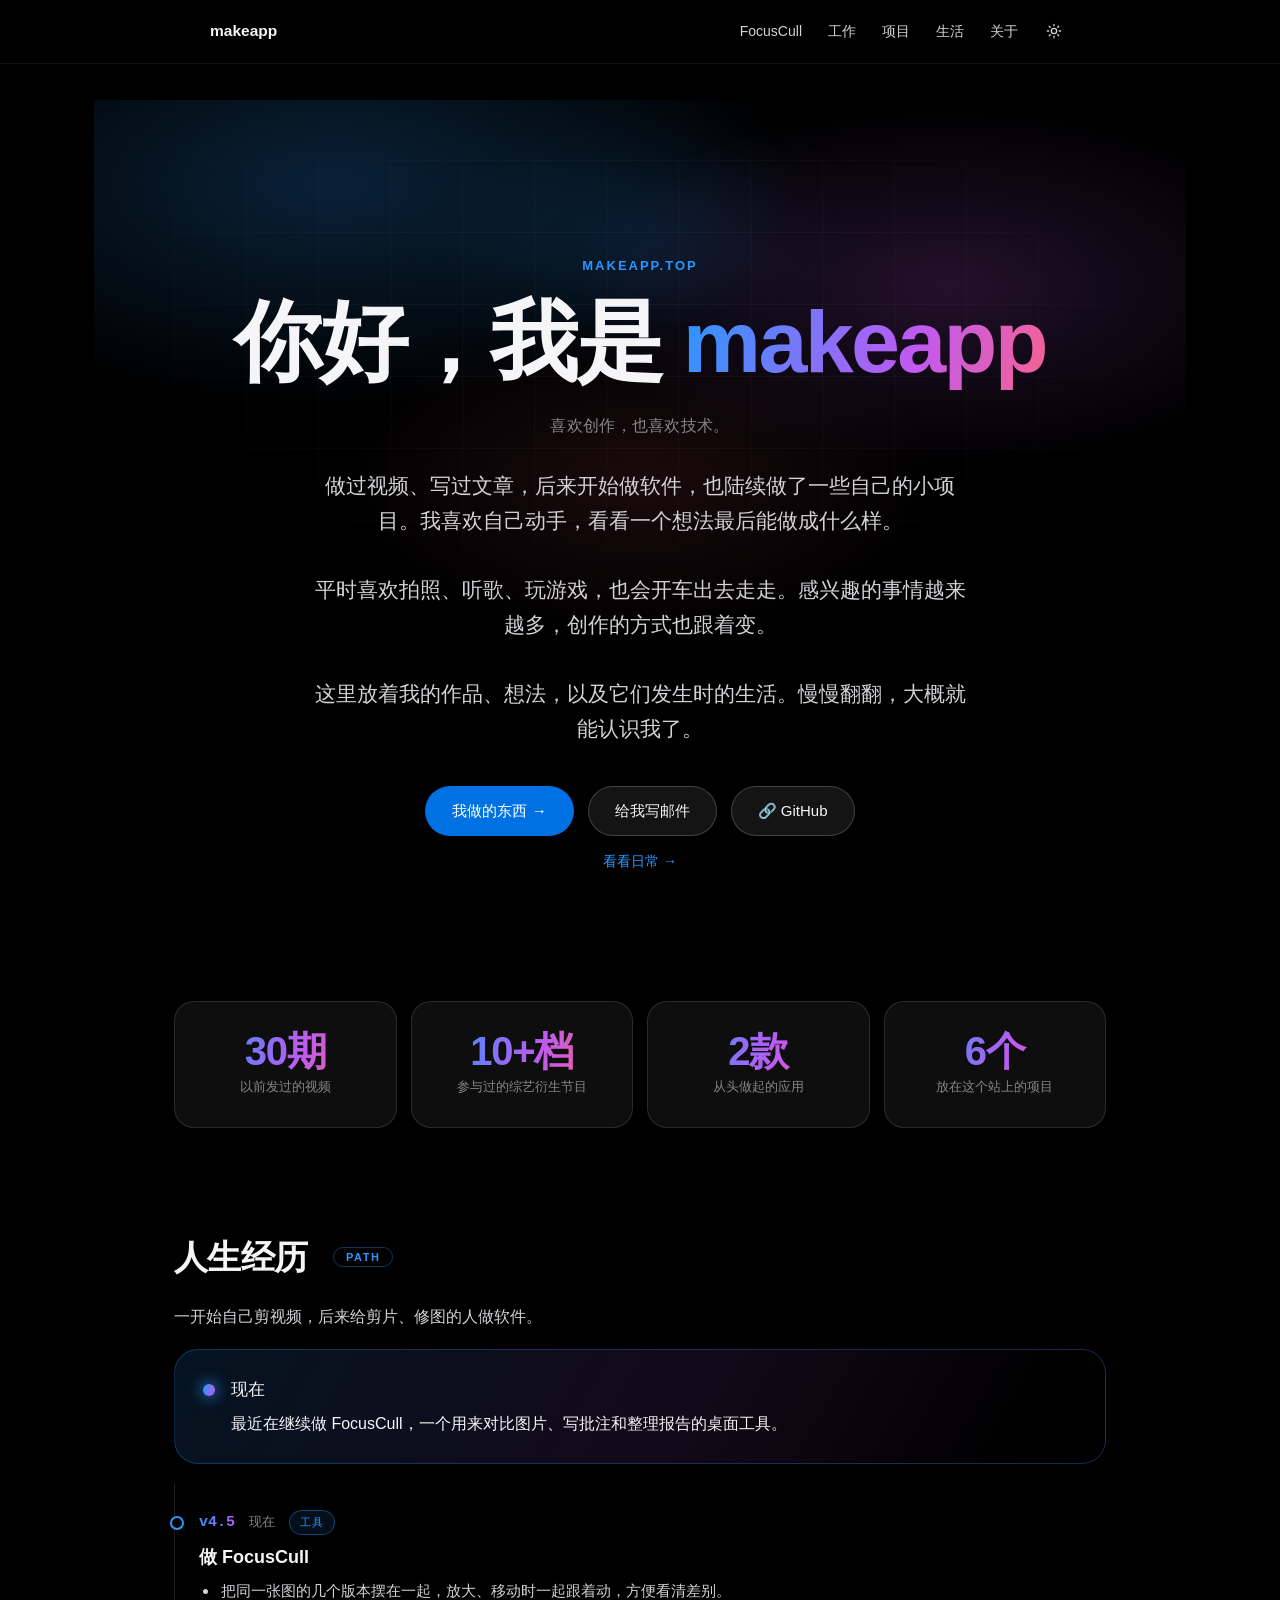
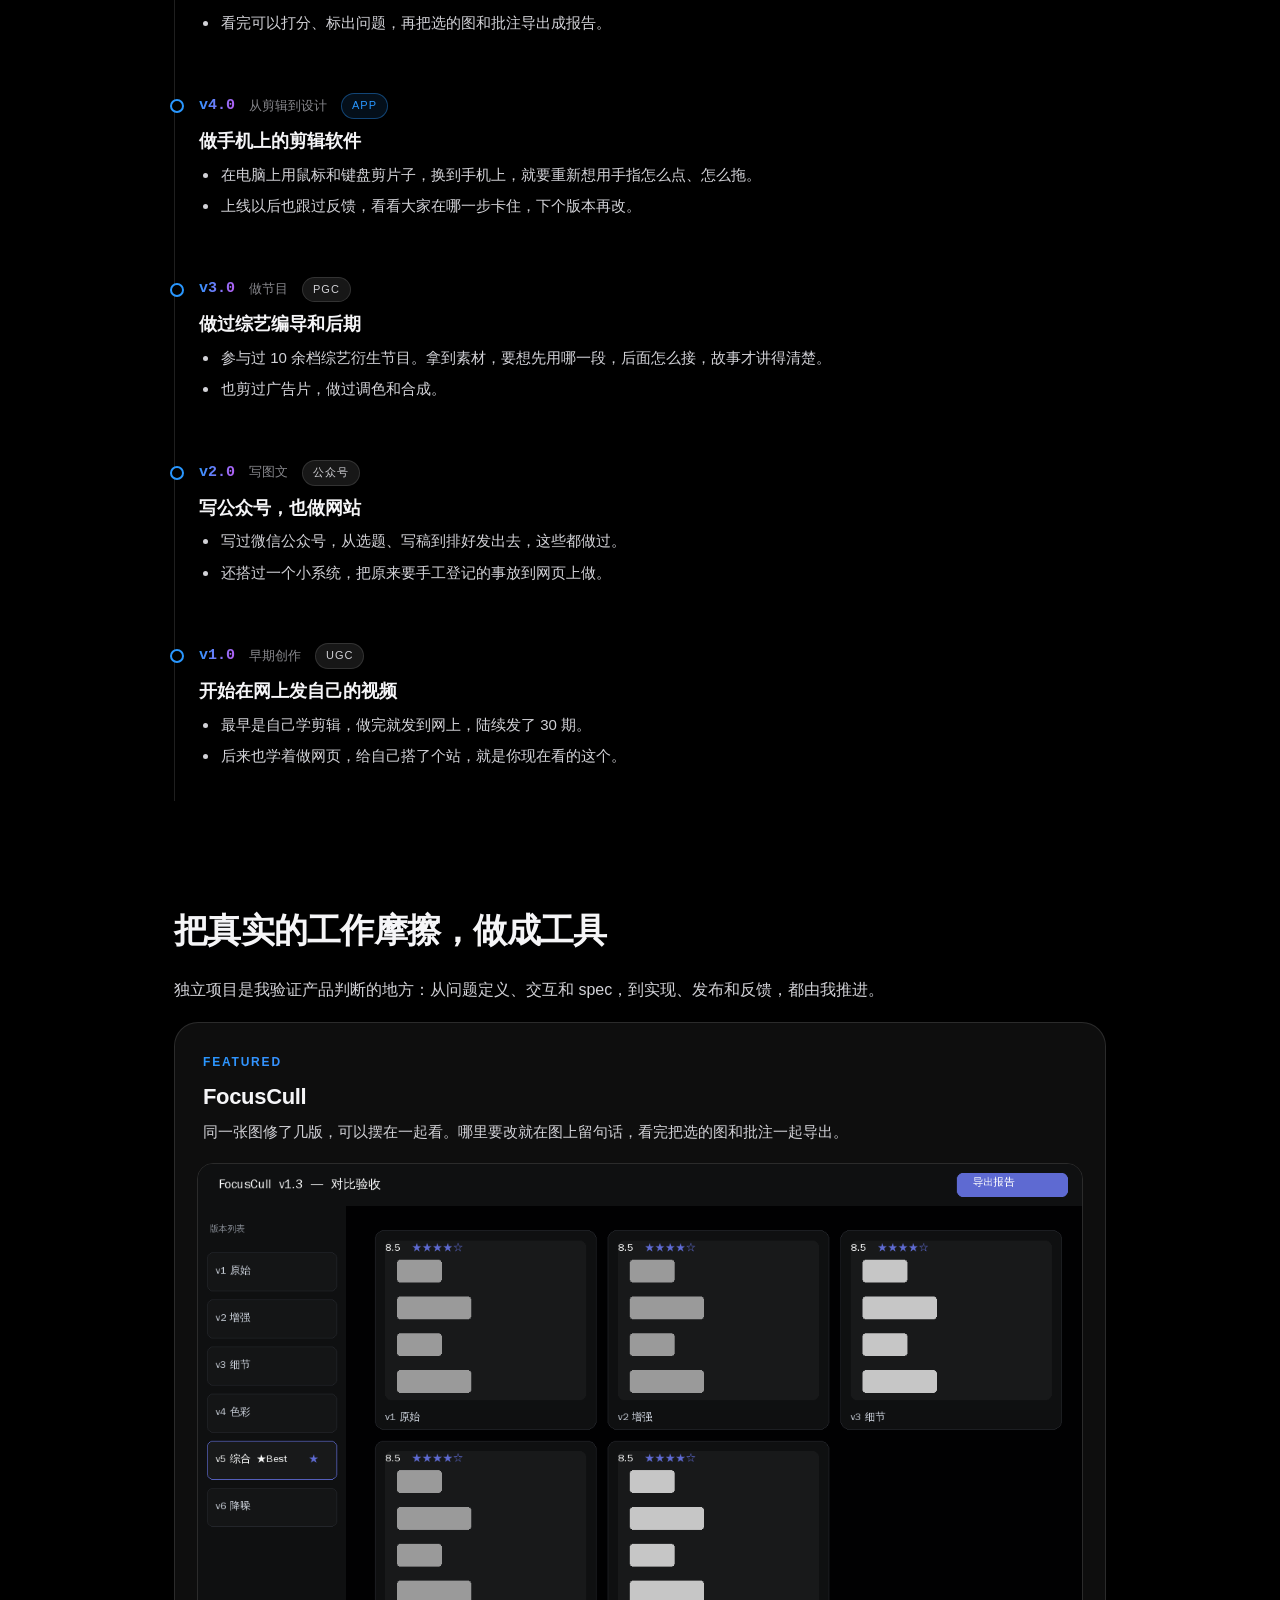
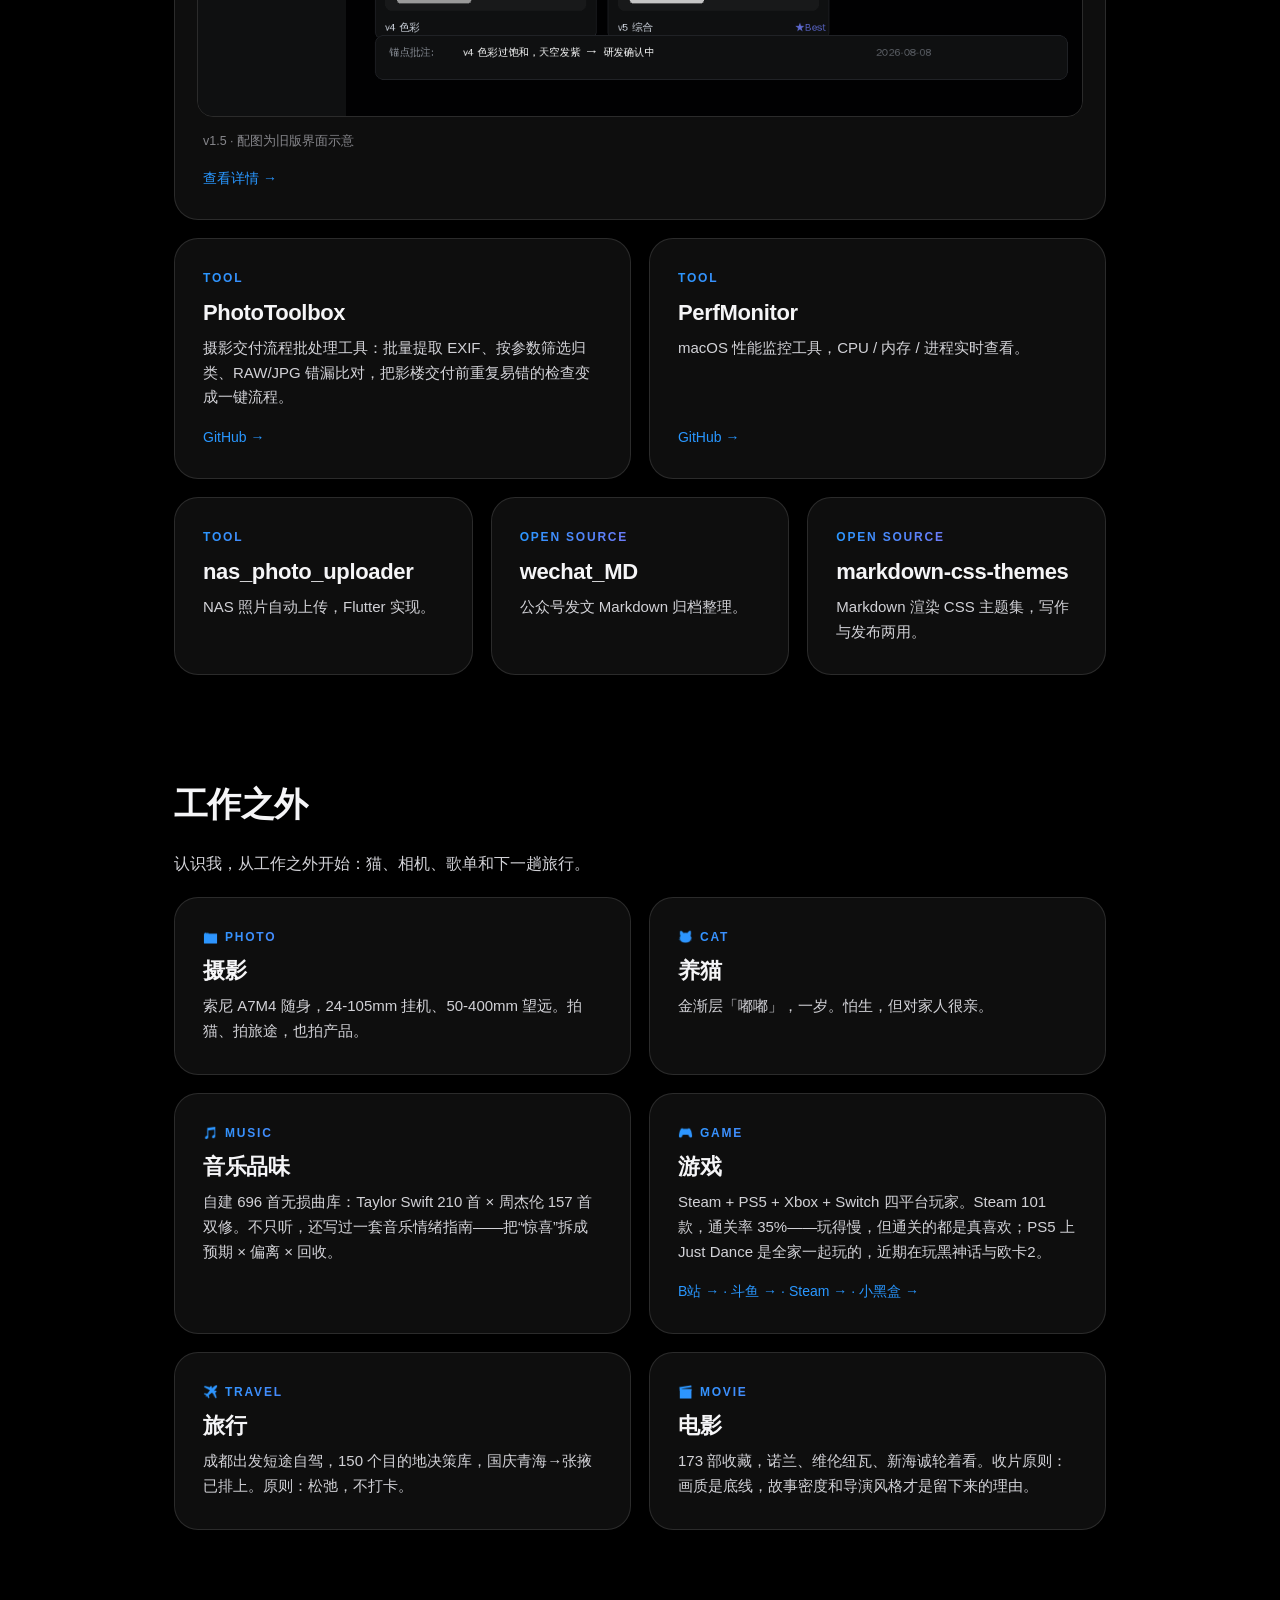
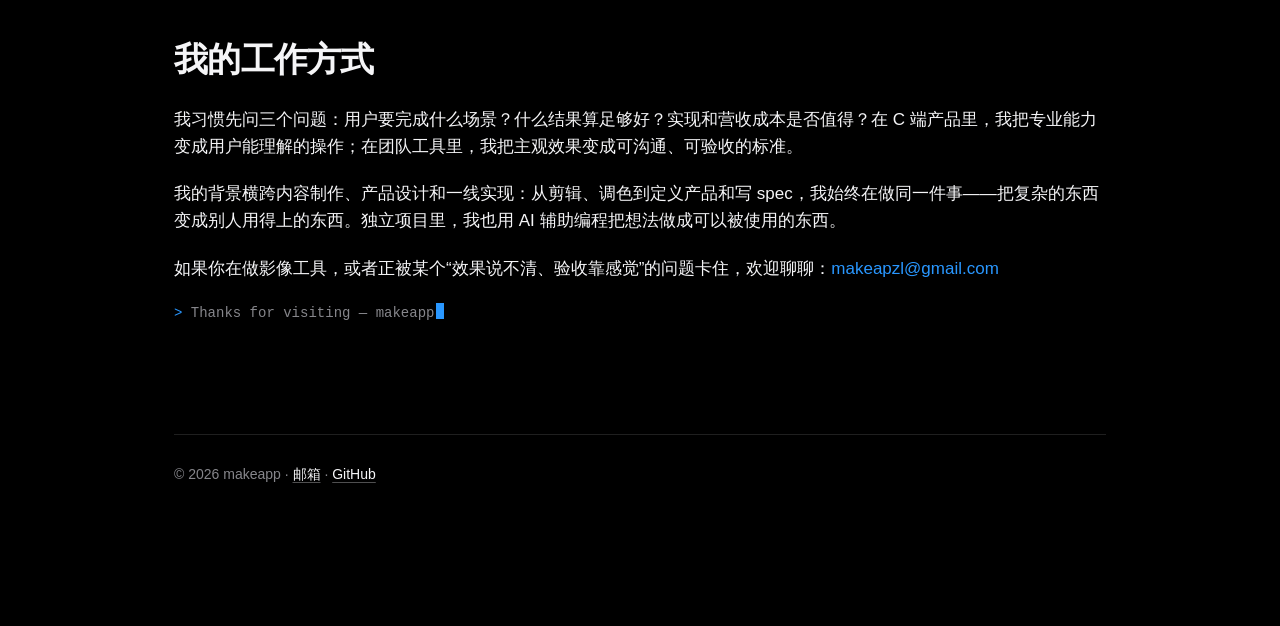
<file: index.html>
<!DOCTYPE html>
<html lang="zh-CN">
<head>
  <meta charset="UTF-8">
  <meta name="viewport" content="width=device-width, initial-scale=1.0">
  <meta name="description" content="makeapp 自己搭的个人网站。放做过的小工具，也记听歌、拍照和平时感兴趣的事。">
  <title>makeapp 的个人网站</title>
  <link rel="stylesheet" href="./site.css?v=7.2">
  <script src="./nav.js" defer></script>
  <script src="./effects.js" defer></script>
</head>
<body>
  <main class="site">

    <!-- ① Hero：你是谁 / 你能干嘛 / 怎么找你 -->
    <section id="hero" class="hero">
      <div class="hero-grid" aria-hidden="true"></div>
      <p class="kicker">makeapp.top</p>
      <h1 data-tilt>你好，我是 <span class="accent">makeapp</span></h1>
      <p class="meta">喜欢创作，也喜欢技术。</p>
      <p class="intro">做过视频、写过文章，后来开始做软件，也陆续做了一些自己的小项目。我喜欢自己动手，看看一个想法最后能做成什么样。<br><br>平时喜欢拍照、听歌、玩游戏，也会开车出去走走。感兴趣的事情越来越多，创作的方式也跟着变。<br><br>这里放着我的作品、想法，以及它们发生时的生活。慢慢翻翻，大概就能认识我了。</p>

      <div class="contact-row">
        <a class="contact-btn contact-btn--dark" href="#projects">我做的东西 →</a>
        <a class="contact-btn contact-btn--light" href="mailto:makeapzl@gmail.com">给我写邮件</a>
        <a class="contact-btn contact-btn--light" href="https://github.com/makeaplo" target="_blank" rel="noreferrer">🔗 GitHub</a>
      </div>
      <p class="small" style="margin-top:14px;"><a href="#life" class="cl-link">看看日常 →</a></p>
    </section>

    <!-- ② 数据条：可验证的数字 -->
    <section class="statbar" aria-label="数据概览">
      <div class="stat"><b>30期</b><span>以前发过的视频</span></div>
      <div class="stat"><b>10+档</b><span>参与过的综艺衍生节目</span></div>
      <div class="stat"><b>2款</b><span>从头做起的应用</span></div>
      <div class="stat"><b>6个</b><span>放在这个站上的项目</span></div>
    </section>

    <!-- ③ 工作经历：从内容到工具 -->
    <section id="work">
      <h2>人生经历 <span class="cl-badge">PATH</span></h2>
      <p class="meta">一开始自己剪视频，后来给剪片、修图的人做软件。</p>
      <div class="cl-wrap">
        <div class="cl-now">
          <span class="cl-dot"></span>
          <div>
            <span class="no">现在</span>
            <p class="cl-now-text">最近在继续做 FocusCull，一个用来对比图片、写批注和整理报告的桌面工具。</p>
          </div>
        </div>

        <div class="cl-list">
          <div class="cl-item">
            <div class="cl-head"><span class="cl-ver">v4.5</span><span class="cl-date">现在</span><span class="cl-tag cl-tag--accent">工具</span></div>
            <div class="cl-title">做 FocusCull</div>
            <ul class="cl-notes">
              <li>把同一张图的几个版本摆在一起，放大、移动时一起跟着动，方便看清差别。</li>
              <li>看完可以打分、标出问题，再把选的图和批注导出成报告。</li>
            </ul>
          </div>

          <div class="cl-item">
            <div class="cl-head"><span class="cl-ver">v4.0</span><span class="cl-date">从剪辑到设计</span><span class="cl-tag cl-tag--accent">APP</span></div>
            <div class="cl-title">做手机上的剪辑软件</div>
            <ul class="cl-notes">
              <li>在电脑上用鼠标和键盘剪片子，换到手机上，就要重新想用手指怎么点、怎么拖。</li>
              <li>上线以后也跟过反馈，看看大家在哪一步卡住，下个版本再改。</li>
            </ul>
          </div>

          <div class="cl-item">
            <div class="cl-head"><span class="cl-ver">v3.0</span><span class="cl-date">做节目</span><span class="cl-tag">PGC</span></div>
            <div class="cl-title">做过综艺编导和后期</div>
            <ul class="cl-notes">
              <li>参与过 10 余档综艺衍生节目。拿到素材，要想先用哪一段，后面怎么接，故事才讲得清楚。</li>
              <li>也剪过广告片，做过调色和合成。</li>
            </ul>
          </div>

          <div class="cl-item">
            <div class="cl-head"><span class="cl-ver">v2.0</span><span class="cl-date">写图文</span><span class="cl-tag">公众号</span></div>
            <div class="cl-title">写公众号，也做网站</div>
            <ul class="cl-notes">
              <li>写过微信公众号，从选题、写稿到排好发出去，这些都做过。</li>
              <li>还搭过一个小系统，把原来要手工登记的事放到网页上做。</li>
            </ul>
          </div>

          <div class="cl-item">
            <div class="cl-head"><span class="cl-ver">v1.0</span><span class="cl-date">早期创作</span><span class="cl-tag">UGC</span></div>
            <div class="cl-title">开始在网上发自己的视频</div>
            <ul class="cl-notes">
              <li>最早是自己学剪辑，做完就发到网上，陆续发了 30 期。</li>
              <li>后来也学着做网页，给自己搭了个站，就是你现在看的这个。</li>
            </ul>
          </div>

        </div>
      </div>
    </section>



    <!-- ④ 个人项目 -->
    <section id="projects">
      <h2>把真实的工作摩擦，做成工具</h2>
      <p class="meta">独立项目是我验证产品判断的地方：从问题定义、交互和 spec，到实现、发布和反馈，都由我推进。</p>
      <div class="bento">
        <a class="card card--wide" href="./focuscull/">
          <span class="no">FEATURED</span>
          <span class="t">FocusCull</span>
          <p class="d">同一张图修了几版，可以摆在一起看。哪里要改就在图上留句话，看完把选的图和批注一起导出。</p>
          <div class="card-media"><img src="./focuscull/focuscull-preview.png" alt="FocusCull 旧版界面示意图" loading="lazy"></div>
          <span class="aud">v1.5 · 配图为旧版界面示意</span>
          <span class="go">查看详情 →</span>
        </a>

        <a class="card card--half" href="https://github.com/makeaplo/photo_toolbox" target="_blank" rel="noreferrer">
          <span class="no">TOOL</span>
          <span class="t">PhotoToolbox</span>
          <p class="d">摄影交付流程批处理工具：批量提取 EXIF、按参数筛选归类、RAW/JPG 错漏比对，把影楼交付前重复易错的检查变成一键流程。</p>
          <span class="go">GitHub →</span>
        </a>

        <a class="card card--half" href="https://github.com/makeaplo/PerfMonitor" target="_blank" rel="noreferrer">
          <span class="no">TOOL</span>
          <span class="t">PerfMonitor</span>
          <p class="d">macOS 性能监控工具，CPU / 内存 / 进程实时查看。</p>
          <span class="go">GitHub →</span>
        </a>

        <a class="card card--third" href="https://github.com/makeaplo/nas_photo_uploader" target="_blank" rel="noreferrer">
          <span class="no">TOOL</span>
          <span class="t">nas_photo_uploader</span>
          <p class="d">NAS 照片自动上传，Flutter 实现。</p>
        </a>

        <a class="card card--third" href="https://github.com/makeaplo/wechat_MD" target="_blank" rel="noreferrer">
          <span class="no">OPEN SOURCE</span>
          <span class="t">wechat_MD</span>
          <p class="d">公众号发文 Markdown 归档整理。</p>
        </a>

        <a class="card card--third" href="https://github.com/makeaplo/markdown-css-themes" target="_blank" rel="noreferrer">
          <span class="no">OPEN SOURCE</span>
          <span class="t">markdown-css-themes</span>
          <p class="d">Markdown 渲染 CSS 主题集，写作与发布两用。</p>
        </a>
      </div>
    </section>

    <!-- ⑤ 生活 -->
    <section id="life">
      <h2>工作之外</h2>
      <p class="meta">认识我，从工作之外开始：猫、相机、歌单和下一趟旅行。</p>
      <div class="bento">
        <div class="card card--half">
          <span class="no">📷 PHOTO</span>
          <span class="t">摄影</span>
          <p class="d">索尼 A7M4 随身，24-105mm 挂机、50-400mm 望远。拍猫、拍旅途，也拍产品。</p>
        </div>
        <div class="card card--half">
          <span class="no">🐱 CAT</span>
          <span class="t">养猫</span>
          <p class="d">金渐层「嘟嘟」，一岁。怕生，但对家人很亲。</p>
        </div>
        <div class="card card--half">
          <span class="no">🎵 MUSIC</span>
          <span class="t">音乐品味</span>
          <p class="d">自建 696 首无损曲库：Taylor Swift 210 首 × 周杰伦 157 首双修。不只听，还写过一套音乐情绪指南——把“惊喜”拆成预期 × 偏离 × 回收。</p>
        </div>
        <div class="card card--half">
          <span class="no">🎮 GAME</span>
          <span class="t">游戏</span>
          <p class="d">Steam + PS5 + Xbox + Switch 四平台玩家。Steam 101 款，通关率 35%——玩得慢，但通关的都是真喜欢；PS5 上 Just Dance 是全家一起玩的，近期在玩黑神话与欧卡2。</p>
          <span class="go"><a href="https://space.bilibili.com/164620" target="_blank" rel="noreferrer">B站 →</a> · <a href="https://www.douyu.com/3869" target="_blank" rel="noreferrer">斗鱼 →</a> · <a href="https://steamcommunity.com/profiles/76561198073465820/" target="_blank" rel="noreferrer">Steam →</a> · <a href="https://web.xiaoheihe.cn/account/game_asset_statistic/home?user_id=15076061" target="_blank" rel="noreferrer">小黑盒 →</a></span>
        </div>
        <div class="card card--half">
          <span class="no">✈️ TRAVEL</span>
          <span class="t">旅行</span>
          <p class="d">成都出发短途自驾，150 个目的地决策库，国庆青海→张掖已排上。原则：松弛，不打卡。</p>
        </div>
        <div class="card card--half">
          <span class="no">🎬 MOVIE</span>
          <span class="t">电影</span>
          <p class="d">173 部收藏，诺兰、维伦纽瓦、新海诚轮着看。收片原则：画质是底线，故事密度和导演风格才是留下来的理由。</p>
        </div>
      </div>
    </section>

    <!-- ⑥ 关于 -->
    <section id="about">
      <h2>我的工作方式</h2>
      <p>我习惯先问三个问题：用户要完成什么场景？什么结果算足够好？实现和营收成本是否值得？在 C 端产品里，我把专业能力变成用户能理解的操作；在团队工具里，我把主观效果变成可沟通、可验收的标准。</p>
      <p>我的背景横跨内容制作、产品设计和一线实现：从剪辑、调色到定义产品和写 spec，我始终在做同一件事——把复杂的东西变成别人用得上的东西。独立项目里，我也用 AI 辅助编程把想法做成可以被使用的东西。</p>
      <p>如果你在做影像工具，或者正被某个“效果说不清、验收靠感觉”的问题卡住，欢迎聊聊：<a href="mailto:makeapzl@gmail.com" class="cl-link">makeapzl@gmail.com</a></p>
    </section>

    <!-- ⑦ 页脚 -->
    <footer class="site-footer">
      <p class="small">© <span id="year">2026</span> makeapp · <a href="mailto:makeapzl@gmail.com">邮箱</a> · <a href="https://github.com/makeaplo" target="_blank" rel="noreferrer">GitHub</a></p>
    </footer>

  </main>
  <script>document.getElementById('year').textContent = new Date().getFullYear();</script>
</body>
</html>
</file>
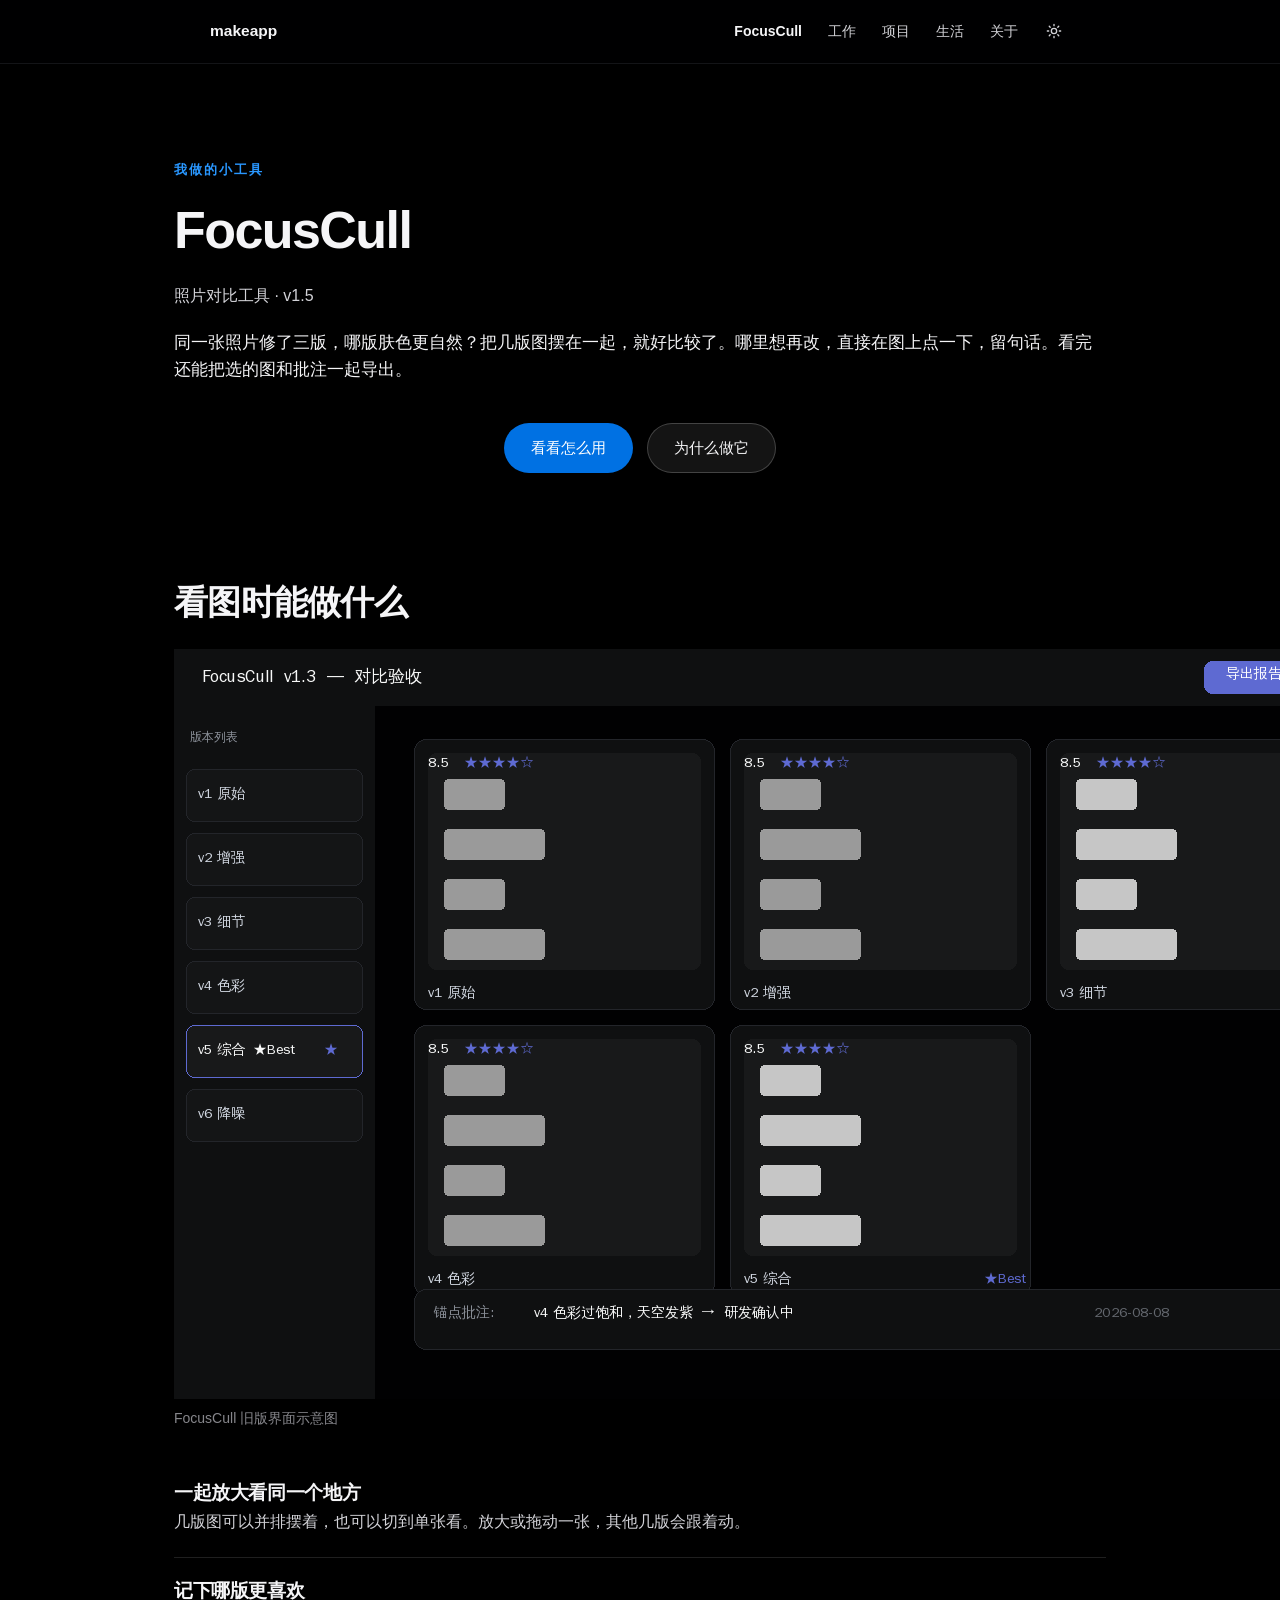
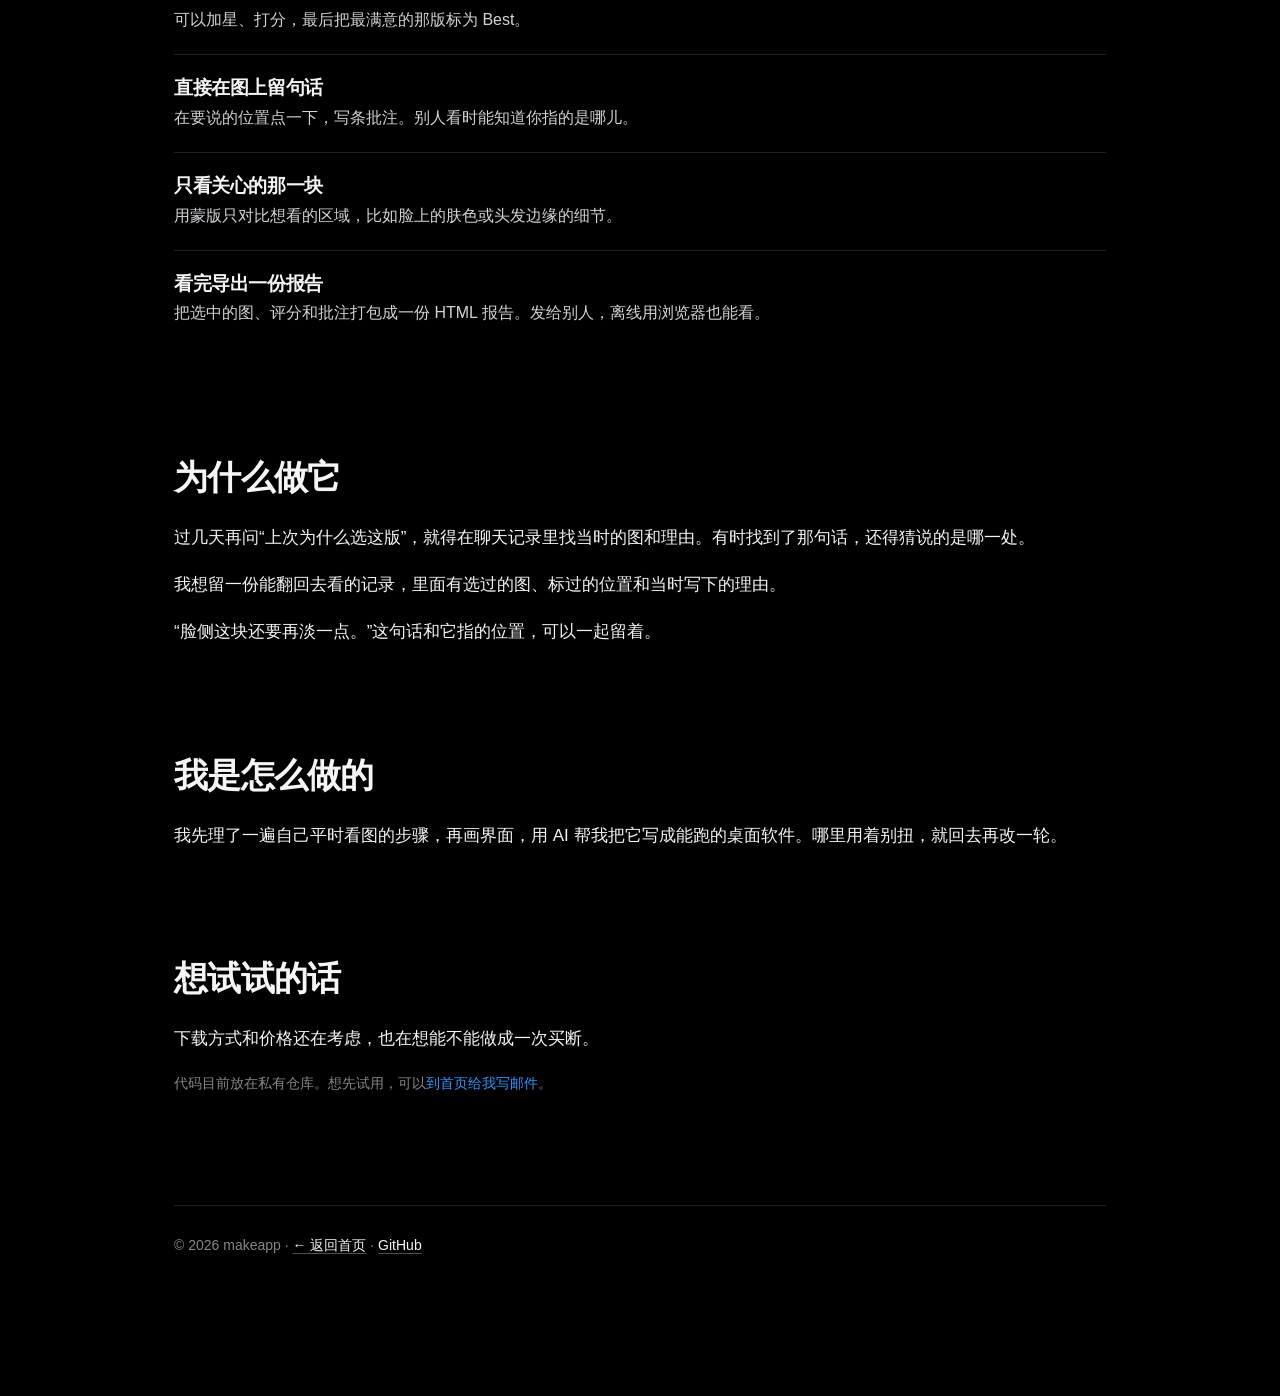
<file: focuscull/index.html>
<!DOCTYPE html>
<html lang="zh-CN">
<head>
  <meta charset="UTF-8">
  <meta name="viewport" content="width=device-width, initial-scale=1.0">
  <meta name="description" content="FocusCull 可以把同一张照片的几个版本放在一起看，在图上留批注，再把图片和批注一起导出。">
  <title>FocusCull · 把几版照片放在一起看</title>
  <link rel="stylesheet" href="../site.css">
  <script src="../nav.js" defer></script>
</head>
<body>
  <main class="site">

    <section id="hero">
      <p class="kicker">我做的小工具</p>
      <h1>FocusCull</h1>
      <p class="meta">照片对比工具 · v1.5</p>
      <p class="intro">同一张照片修了三版，哪版肤色更自然？把几版图摆在一起，就好比较了。哪里想再改，直接在图上点一下，留句话。看完还能把选的图和批注一起导出。</p>

      <div class="contact-row">
        <a class="contact-btn contact-btn--dark" href="#features">看看怎么用</a>
        <a class="contact-btn contact-btn--light" href="#story">为什么做它</a>
      </div>
    </section>

    <section id="features">
      <h2>看图时能做什么</h2>
      <img src="../focuscull/focuscull-preview.png" alt="FocusCull 旧版界面示意图" class="shot">
      <p class="small" style="margin-bottom:30px;">FocusCull 旧版界面示意图</p>
      <div class="rowitem">
        <h3>一起放大看同一个地方</h3>
        <p>几版图可以并排摆着，也可以切到单张看。放大或拖动一张，其他几版会跟着动。</p>
      </div>
      <div class="rowitem">
        <h3>记下哪版更喜欢</h3>
        <p>可以加星、打分，最后把最满意的那版标为 Best。</p>
      </div>
      <div class="rowitem">
        <h3>直接在图上留句话</h3>
        <p>在要说的位置点一下，写条批注。别人看时能知道你指的是哪儿。</p>
      </div>
      <div class="rowitem">
        <h3>只看关心的那一块</h3>
        <p>用蒙版只对比想看的区域，比如脸上的肤色或头发边缘的细节。</p>
      </div>
      <div class="rowitem">
        <h3>看完导出一份报告</h3>
        <p>把选中的图、评分和批注打包成一份 HTML 报告。发给别人，离线用浏览器也能看。</p>
      </div>
    </section>

    <section id="story">
      <h2>为什么做它</h2>
      <p>过几天再问“上次为什么选这版”，就得在聊天记录里找当时的图和理由。有时找到了那句话，还得猜说的是哪一处。</p>
      <p>我想留一份能翻回去看的记录，里面有选过的图、标过的位置和当时写下的理由。</p>
      <p class="quote">“脸侧这块还要再淡一点。”这句话和它指的位置，可以一起留着。</p>
      <h2>我是怎么做的</h2>
      <p>我先理了一遍自己平时看图的步骤，再画界面，用 AI 帮我把它写成能跑的桌面软件。哪里用着别扭，就回去再改一轮。</p>
      <h2>想试试的话</h2>
      <p>下载方式和价格还在考虑，也在想能不能做成一次买断。</p>
      <p class="small">代码目前放在私有仓库。想先试用，可以<a class="cl-link" href="../#hero">到首页给我写邮件</a>。</p>
    </section>

    <footer class="site-footer">
      <p class="small">© <span id="year">2026</span> makeapp · <a href="../">← 返回首页</a> · <a href="https://github.com/makeaplo" target="_blank" rel="noreferrer">GitHub</a></p>
    </footer>

  </main>
  <script>document.getElementById('year').textContent = new Date().getFullYear();</script>
</body>
</html>
</file>
<file: site.css>
/* 个人网站 v7 · Apple 质感（深黑画布 #000 + 蓝→紫→粉多彩渐变）
 * 风格参考：apple.com.cn 产品页 —— 超大排版 / 渐变标题 / 玻璃卡片 / 大圆角 / 沉浸光晕
 * 改风格 = 只改 :root 变量 + 少量圆角/字号
 */
:root {
  --bg: #000000;
  --bg-soft: #08080a;
  --text: #f5f5f7;
  --muted: #d2d2d7;
  --light: #86868b;
  --fill: rgba(255, 255, 255, .055);
  --fill-strong: rgba(255, 255, 255, .09);
  --link: var(--text);
  --link-underline: rgba(245, 245, 247, .32);
  --link-underline-hover: var(--text);
  --code-bg: #0c0c0e;
  --invert-bg: #0071e3;            /* Apple 蓝按钮 */
  --invert-text: #ffffff;
  --accent: #2997ff;               /* Apple 链接蓝 */
  --accent-2: #bf5af2;             /* 紫 */
  --accent-3: #ff6482;             /* 粉 */
  --hairline: rgba(255, 255, 255, .12);
  --max: 980px;                    /* Apple 容器更宽，排版更舒展 */
  --sans: "SF Pro Display", "Inter", ui-sans-serif, -apple-system, BlinkMacSystemFont, "PingFang SC", "Microsoft YaHei", sans-serif;
  color-scheme: dark;
}
:root[data-theme="light"] {
  --bg: #ffffff;
  --bg-soft: #fafafa;
  --text: #1d1d1f;
  --muted: #424245;
  --light: #86868b;
  --fill: rgba(0, 0, 0, .045);
  --fill-strong: rgba(0, 0, 0, .08);
  --link: var(--text);
  --link-underline: rgba(29, 29, 31, .3);
  --link-underline-hover: var(--text);
  --code-bg: #f5f5f7;
  --invert-bg: #0071e3;
  --invert-text: #ffffff;
  --accent: #0066cc;
  --accent-2: #af52de;
  --accent-3: #ff375f;
  --hairline: rgba(0, 0, 0, .12);
  color-scheme: light;
}
* { box-sizing: border-box; }
html { scroll-behavior: smooth; scroll-padding-top: 88px; }
body {
  margin: 0; color: var(--text); background: var(--bg);
  font-family: var(--sans); font-size: 17px; line-height: 1.6;
  -webkit-font-smoothing: antialiased; text-rendering: optimizeLegibility;
  transition: background-color 180ms ease, color 180ms ease;
}
.site { max-width: var(--max); margin: 0 auto; padding: 96px 24px 120px; }

/* ---- Hero：Apple 式超大标题 + 渐变 + 沉浸光晕 ---- */
.hero {
  position: relative;
  padding: 96px 0 52px;
  text-align: center;              /* Apple 居中排版 */
  perspective: 900px;              /* 3D 视差景深（h1 tilt 前提） */
  /* 滚动淡出由 effects.js 直接写 inline opacity/transform */
}
.hero::before {
  content: ""; position: absolute; inset: -60px -80px 0;
  background:
    radial-gradient(700px 340px at 22% 10%, rgba(41,151,255,.22), transparent 65%),
    radial-gradient(620px 300px at 78% 22%, rgba(191,90,242,.18), transparent 60%),
    radial-gradient(500px 260px at 50% 45%, rgba(255,100,130,.10), transparent 60%);
  animation: heroGlow 9s ease-in-out infinite alternate;  /* 光晕呼吸 */
  pointer-events: none;
  z-index: -1;
}
@keyframes heroGlow {
  0%   { opacity: .85; transform: scale(1); }
  100% { opacity: 1.15; transform: scale(1.06); }
}
.hero::after {
  content: ""; position: absolute; left: 50%; top: -40px;
  transform: translateX(-50%);
  width: 420px; height: 240px;
  background: radial-gradient(closest-side, rgba(41,151,255,.14), transparent);
  filter: blur(30px);
  animation: heroPulse 5s ease-in-out infinite alternate;
  pointer-events: none; z-index: -2;
}
@keyframes heroPulse {
  0%   { opacity: .7; }
  100% { opacity: 1.2; }
}
.hero-grid {
  position: absolute; inset: 0; z-index: -3; pointer-events: none;
  background-image:
    linear-gradient(rgba(245,245,247,.04) 1px, transparent 1px),
    linear-gradient(90deg, rgba(245,245,247,.04) 1px, transparent 1px);
  background-size: 72px 72px;
  mask-image: radial-gradient(800px 400px at 50% 20%, #000 30%, transparent 75%);
  -webkit-mask-image: radial-gradient(800px 400px at 50% 20%, #000 30%, transparent 75%);
}
.hero h1 {
  font-size: clamp(44px, 7.5vw, 88px);
  line-height: 1.03;
  letter-spacing: -0.03em;
  font-weight: 700;
  margin-bottom: 26px;
  transform-style: preserve-3d;
  will-change: transform;
}
.hero h1 .accent {
  background: linear-gradient(105deg, #2997ff 0%, #bf5af2 30%, #ff6482 50%, #bf5af2 70%, #2997ff 100%);
  background-size: 220% auto;
  -webkit-background-clip: text; background-clip: text;
  -webkit-text-fill-color: transparent; color: transparent;
  animation: gradientFlow 7s ease-in-out infinite;   /* 渐变流光 */
}
@keyframes gradientFlow {
  0%   { background-position: 0% center; }
  50%  { background-position: 100% center; }
  100% { background-position: 0% center; }
}
/* 3D 视差（由 effects.js 写 --rx/--ry 变量） */
.hero h1[data-tilt] {
  transform: rotateX(var(--rx, 0deg)) rotateY(var(--ry, 0deg));
  transition: transform 120ms linear;
}
.hero .meta {
  font-size: 16px; letter-spacing: 0.02em; color: var(--light);
  margin-bottom: 30px;
}
.hero .intro {
  font-size: 21px; max-width: 660px; margin: 0 auto;
  color: var(--muted); line-height: 1.65;
}
.hero .intro strong { color: var(--text); }
@media (prefers-reduced-motion: reduce) {
  .hero h1[data-tilt] { transform: none !important; }
  .hero h1 .accent { animation: none; background: linear-gradient(105deg, #2997ff, #bf5af2); }
  .hero::before, .hero::after { animation: none; }
}

/* ---- 数据条：大数字 + 渐变 ---- */
.statbar {
  display: grid; grid-template-columns: repeat(4, 1fr); gap: 14px;
  margin: 56px 0 12px;
}
.stat {
  background: var(--fill);
  border: 1px solid var(--hairline);
  border-radius: 20px;              /* Apple 大圆角 */
  padding: 28px 24px;
  text-align: center;
  transition: transform 200ms ease, background-color 200ms ease, border-color 200ms ease;
}
.stat:hover { transform: translateY(-3px); background: var(--fill-strong); border-color: rgba(41,151,255,.3); }
.stat b {
  display: block; font-size: 40px; font-weight: 700; letter-spacing: -0.03em; line-height: 1.05;
  background: linear-gradient(105deg, #2997ff 0%, #bf5af2 60%, #ff6482 100%);
  -webkit-background-clip: text; background-clip: text;
  -webkit-text-fill-color: transparent; color: transparent;
}
.stat span { font-size: 13px; color: var(--light); }
@media (max-width: 640px) { .statbar { grid-template-columns: repeat(2, 1fr); } .stat b { font-size: 30px; } }

/* ---- Bento 网格：Apple 大圆角卡片墙 ---- */
.bento {
  display: grid; grid-template-columns: repeat(6, 1fr); gap: 18px;
  margin: 12px 0 10px;
}
.bento .card { margin: 0; }
.bento .card--wide { grid-column: span 6; }
.bento .card--tall { grid-row: span 2; }
.bento .card--half { grid-column: span 3; }
.bento .card--third { grid-column: span 2; }
@media (max-width: 860px) {
  .bento { grid-template-columns: repeat(2, 1fr); }
  .bento .card--wide, .bento .card--half, .bento .card--third { grid-column: span 2; }
}
@media (max-width: 560px) { .bento { grid-template-columns: 1fr; } }
.card {
  position: relative; display: flex; flex-direction: column; gap: 10px;
  padding: 30px 28px; border-radius: 24px; text-decoration: none;
  color: var(--text);
  background: var(--fill);
  border: 1px solid var(--hairline);
  backdrop-filter: blur(20px);      /* 玻璃拟态 */
  -webkit-backdrop-filter: blur(20px);
  transform-style: preserve-3d;     /* 3D 倾斜 */
  transition: transform 240ms cubic-bezier(.2,.7,.3,1.2), background-color 200ms ease, border-color 200ms ease, box-shadow 240ms ease;
}
/* 追光：鼠标位置的光晕（JS 写 --mx/--my） */
.card::before {
  content: ""; position: absolute; inset: 0; border-radius: inherit;
  background: radial-gradient(420px circle at var(--mx, 50%) var(--my, 50%), rgba(41,151,255,.14), transparent 55%);
  opacity: 0; transition: opacity 300ms ease; pointer-events: none; z-index: 0;
}
.card:hover::before { opacity: 1; }
.card > * { position: relative; z-index: 1; }   /* 内容浮在追光之上 */
.card:hover {
  background: var(--fill-strong);
  transform: translateY(-4px) rotateX(var(--rx, 0deg)) rotateY(var(--ry, 0deg));
  border-color: rgba(41,151,255,.35);
  box-shadow: 0 18px 50px rgba(0,0,0,.45), 0 0 0 1px rgba(41,151,255,.08), 0 0 40px rgba(41,151,255,.10);
  color: var(--text);
}
.card .no {
  font-size: 12px; letter-spacing: 1.8px; font-weight: 600; text-transform: uppercase;
  background: linear-gradient(105deg, #2997ff, #bf5af2);
  -webkit-background-clip: text; background-clip: text;
  -webkit-text-fill-color: transparent; color: transparent;
}
.card .t { font-size: 22px; font-weight: 700; letter-spacing: -0.015em; }
.card .d { font-size: 15px; color: var(--muted); line-height: 1.65; margin: 0; }
.card .aud { font-size: 12.5px; color: var(--light); margin-top: 6px; }
.card .go {
  display: inline-flex; align-items: center; gap: 4px; font-size: 14px; font-weight: 500;
  color: var(--accent); text-decoration: none; margin-top: auto; padding-top: 10px;
  transition: gap 140ms ease;
}
.card:hover .go { gap: 8px; }
.card .go a { color: var(--accent); text-decoration: none; }
.card .go a:hover { text-decoration: underline; text-underline-offset: 3px; }
/* 卡片内的迷你示意图（FocusCull 大卡） */
.card-media {
  margin: 12px -6px 2px; border-radius: 16px; overflow: hidden;
  border: 1px solid var(--hairline);
}
.card-media img { display: block; width: 100%; height: auto; }

/* 行式列表 */
.rowitem { padding: 22px 0; border-bottom: 1px solid var(--hairline); }
.rowitem:last-child { border-bottom: none; }
.rowitem h3 { margin: 0 0 6px; display: flex; align-items: center; gap: 8px; }
.rowitem p { margin: 0; color: var(--muted); font-size: 16px; }

/* ---- 排版基线 ---- */
h1, h2, h3, h4 { margin: 0; line-height: 1.12; font-weight: 700; letter-spacing: -0.02em; }
h1 { margin-bottom: 24px; font-size: 52px; letter-spacing: -0.03em; }
h2 {
  margin-top: 110px; margin-bottom: 28px;
  font-size: 34px; letter-spacing: -0.022em;
}
/* h2 内的 badge（如 PATH）用 flex 保证不孤立换行 */
h2 .cl-badge {
  white-space: nowrap; flex-shrink: 0; display: inline-block;
}
h2 {
  display: flex; align-items: center; flex-wrap: wrap; gap: 10px 14px;
}
h3 { margin-top: 32px; margin-bottom: 10px; font-size: 19px; }
p { margin: 0 0 20px; }
/* 中文排版兜底：避免行首悬挂标点、避免单词/数字被拆断 */
p, .d, .cl-notes li, .meta, .intro, .cl-summary-note {
  text-wrap: pretty;               /* 防最后一行孤字 */
  overflow-wrap: break-word;
}
p, .d, .cl-notes li, .meta, .intro, .cl-summary-note::first-letter {
  hanging-punctuation: first;      /* 标点悬挂（支持则启用，不支持无害） */
}
ul, ol { margin: 0 0 22px 1.4em; padding: 0; }
li { margin: 8px 0; padding-left: 2px; }
a {
  color: var(--link); text-decoration-line: underline; text-decoration-thickness: 1px;
  text-underline-offset: 3px; text-decoration-color: var(--link-underline);
  transition: text-decoration-color 140ms ease;
}
a:hover { text-decoration-color: var(--link-underline-hover); }
.meta { color: var(--muted); font-size: 16px; }
.small { color: var(--light); font-size: 14px; }
.kicker {
  color: var(--accent); font-size: 13px; font-weight: 600;
  letter-spacing: 2px; margin: 0 0 20px; text-transform: uppercase;
}

/* ---- 联系按钮：Apple 胶囊按钮 ---- */
.contact-row { display: flex; gap: 14px; flex-wrap: wrap; align-items: center; justify-content: center; margin: 40px 0 12px; }
.contact-btn {
  display: inline-flex; align-items: center; gap: 8px; padding: 12px 26px;
  border: 1px solid transparent; border-radius: 980px;   /* 胶囊 */
  font-size: 15px; font-weight: 500; text-decoration: none; cursor: pointer;
  transition: transform 160ms ease, background-color 160ms ease, border-color 160ms ease, box-shadow 160ms ease;
}
.contact-btn:hover { transform: translateY(-1px); }
.contact-btn--dark {
  background: #0071e3; color: #fff;
}
.contact-btn--dark:hover { background: #0077ed; box-shadow: 0 4px 20px rgba(0,113,227,.4); }
.contact-btn--light {
  background: rgba(255,255,255,.08); color: var(--text); border-color: rgba(255,255,255,.2);
}
.contact-btn--light:hover { background: rgba(255,255,255,.14); }

/* 卡片：深色面板 + hairline 边框 */
.cards { display: grid; grid-template-columns: 1fr 1fr; gap: 18px; margin: 8px 0 10px; }
@media (max-width: 620px) { .cards { grid-template-columns: 1fr; } }
.card {
  display: flex; flex-direction: column; gap: 6px; padding: 30px 28px;
  border-radius: 24px; text-decoration: none;
  color: var(--text); background: var(--fill);
  border: 1px solid var(--hairline);
  transform-style: preserve-3d;
  transition: transform 240ms cubic-bezier(.2,.7,.3,1.2), background-color 200ms ease, border-color 200ms ease;
}
.card::before {
  content: ""; position: absolute; inset: 0; border-radius: inherit;
  background: radial-gradient(420px circle at var(--mx, 50%) var(--my, 50%), rgba(41,151,255,.14), transparent 55%);
  opacity: 0; transition: opacity 300ms ease; pointer-events: none; z-index: 0;
}
.card:hover::before { opacity: 1; }
.card > * { position: relative; z-index: 1; }
.card:hover {
  background: var(--fill-strong); transform: translateY(-4px) rotateX(var(--rx, 0deg)) rotateY(var(--ry, 0deg)); color: var(--text);
  border-color: rgba(41,151,255,.3);
}
.cards--lines { display: block; }
.cards--lines .card {
  border-radius: 0; background: transparent; border: none;
  border-bottom: 1px solid var(--hairline); padding: 22px 0;
}
.cards--lines .card:hover { background: transparent; transform: none; border-bottom-color: var(--hairline); }
.cards--lines .card:last-child { border-bottom: none; }
.cards--lines .card .t { display: block; margin-top: 2px; }
.cards--lines .card .d { margin-top: 6px; }
.card .no { font-size: 12px; letter-spacing: 1.8px; color: var(--accent); font-weight: 600; text-transform: uppercase; }
.card .t { font-size: 22px; font-weight: 700; letter-spacing: -0.015em; }
.card .d { font-size: 15px; color: var(--muted); line-height: 1.65; margin: 0; }
.card .aud { font-size: 12.5px; color: var(--light); margin-top: 6px; }
.card .go {
  display: inline-flex; align-items: center; gap: 4px; font-size: 14px; font-weight: 500;
  color: var(--accent); text-decoration: none; margin-top: auto; padding-top: 10px;
  transition: gap 140ms ease;
}
.card:hover .go { gap: 8px; }

/* ---- Changelog 版工作经历（版本线）---- */
.cl-badge {
  font-size: 11px; letter-spacing: 1.5px; color: var(--accent);
  border: 1px solid rgba(41,151,255,.35); border-radius: 980px;
  padding: 3px 12px; margin-left: 12px; vertical-align: 5px; font-weight: 600;
}
.cl-wrap { display: flex; flex-direction: column; gap: 20px; }
.cl-now {
  display: flex; gap: 16px; align-items: flex-start;
  padding: 26px 28px; border-radius: 24px;
  background: linear-gradient(120deg, rgba(41,151,255,.13), rgba(191,90,242,.10) 55%, transparent 90%);
  border: 1px solid rgba(41,151,255,.28);
}
.cl-dot {
  width: 12px; height: 12px; border-radius: 50%; margin-top: 8px; flex-shrink: 0;
  background: linear-gradient(105deg, #2997ff, #bf5af2);
  box-shadow: 0 0 14px 3px rgba(41,151,255,.55);
  animation: blink 1.4s ease-in-out infinite;
}
.cl-now-text { margin: 6px 0 0; font-size: 16px; color: var(--text); line-height: 1.7; }
.cl-list { display: flex; flex-direction: column; }
.cl-item {
  padding: 26px 6px 26px 24px; border-left: 1px solid var(--hairline);
  position: relative;
}
.cl-item::before {
  content: ""; position: absolute; left: -5.5px; top: 32px;
  width: 10px; height: 10px; border-radius: 50%; background: var(--bg);
  border: 2px solid var(--accent);
  transition: box-shadow 200ms ease;
}
.cl-item:hover::before { box-shadow: 0 0 10px 2px rgba(41,151,255,.5); }
.cl-item:hover { background: rgba(255,255,255,.03); border-radius: 0 18px 18px 0; }
.cl-summary { cursor: pointer; list-style: none; outline: none; }
.cl-summary::-webkit-details-marker { display: none; }
.cl-summary:focus-visible { outline: 2px solid var(--accent); outline-offset: 6px; border-radius: 6px; }
.cl-toggle { margin-left: auto; color: var(--light); font-size: 12px; }
.cl-toggle::after { content: "展开"; }
.cl-group[open] .cl-toggle { color: var(--accent); }
.cl-group[open] .cl-toggle::after { content: "收起"; }
.cl-summary .cl-title { display: block; }
.cl-summary-note { margin: 8px 0 0; max-width: 720px; color: var(--muted); font-size: 15px; line-height: 1.7; }
.cl-group-body { margin-top: 18px; padding: 4px 0 0 14px; border-top: 1px solid var(--hairline); }
.cl-subitem { padding: 16px 0; border-bottom: 1px solid var(--hairline); }
.cl-subitem:last-child { border-bottom: none; }
.cl-subhead { display: flex; align-items: center; gap: 10px; flex-wrap: wrap; }
.cl-subtitle { margin: 5px 0 3px; font-size: 16px; font-weight: 600; }
.cl-subitem p { margin: 0; color: var(--muted); font-size: 15px; line-height: 1.7; }
.cl-head { display: flex; align-items: center; gap: 14px; flex-wrap: wrap; }
.cl-ver {
  font-family: "SF Mono", ui-monospace, Menlo, monospace; font-size: 15px; font-weight: 700;
  background: linear-gradient(105deg, #2997ff, #bf5af2);
  -webkit-background-clip: text; background-clip: text;
  -webkit-text-fill-color: transparent; color: transparent;
}
.cl-date { font-size: 13px; color: var(--light); }
.cl-tag {
  font-size: 11px; letter-spacing: 1px; padding: 3px 10px; border-radius: 980px;
  background: var(--fill-strong); border: 1px solid var(--hairline); color: var(--muted);
}
.cl-tag--accent {
  color: var(--accent); border-color: rgba(41,151,255,.4); background: rgba(41,151,255,.1);
}
.cl-title { font-size: 18px; font-weight: 600; margin: 8px 0 6px; }
.cl-notes { margin: 0; padding-left: 20px; }
.cl-notes li { font-size: 15px; color: var(--muted); line-height: 1.7; margin: 6px 0; }
.cl-notes strong { color: var(--text); }

/* changelog 内链接 */
.cl-link { color: var(--accent); text-decoration: none; }
.cl-link:hover { text-decoration: underline; }

/* ---- 页脚 ---- */
.site-footer {
  margin-top: 110px; padding-top: 28px;
  border-top: 1px solid var(--hairline);
  color: var(--light);
}

/* ---- 滚动渐入（effects.js 加 .reveal 类）---- */
.reveal {
  opacity: 0;
  transform: translateY(26px);
  transition: opacity 700ms cubic-bezier(.22,.7,.3,1), transform 700ms cubic-bezier(.22,.7,.3,1);
}
.reveal.in { opacity: 1; transform: none; }
@media (prefers-reduced-motion: reduce) {
  .reveal { opacity: 1; transform: none; transition: none; }
}

/* ---- 顶部滚动进度条（effects.js 注入）---- */
.scroll-progress {
  position: fixed; top: 0; left: 0; height: 3px; width: 0;
  background: linear-gradient(90deg, #2997ff, #bf5af2, #ff6482);
  z-index: 9999;
  pointer-events: none;
  box-shadow: 0 0 12px rgba(41,151,255,.5);
}

/* ---- 版本线节点呼吸光晕 ---- */
.cl-item::before {
  content: ""; position: absolute; left: -5.5px; top: 32px;
  width: 10px; height: 10px; border-radius: 50%; background: var(--bg);
  border: 2px solid var(--accent);
  transition: box-shadow 200ms ease;
  animation: nodePulse 3s ease-in-out infinite;
}
@keyframes nodePulse {
  0%, 100% { box-shadow: 0 0 4px 0 rgba(41,151,255,.3); }
  50%      { box-shadow: 0 0 14px 3px rgba(41,151,255,.55); }
}
.cl-item:hover::before { box-shadow: 0 0 18px 5px rgba(41,151,255,.7); }
@media (prefers-reduced-motion: reduce) {
  .cl-item::before { animation: none; }
}

/* 终端光标（effects.js 注入） */
.terminal-line {
  font-family: "SF Mono", ui-monospace, Menlo, monospace;
  font-size: 14px; color: var(--light); margin-top: 8px;
}
.cursor-blink {
  display: inline-block; width: 8px; height: 16px; margin-left: 2px;
  background: var(--accent); vertical-align: -2px;
  animation: blink 1s steps(1) infinite;
}
@keyframes blink { 50% { opacity: 0; } }
@media (prefers-reduced-motion: reduce) { .cursor-blink { animation: none; } }
</file>
